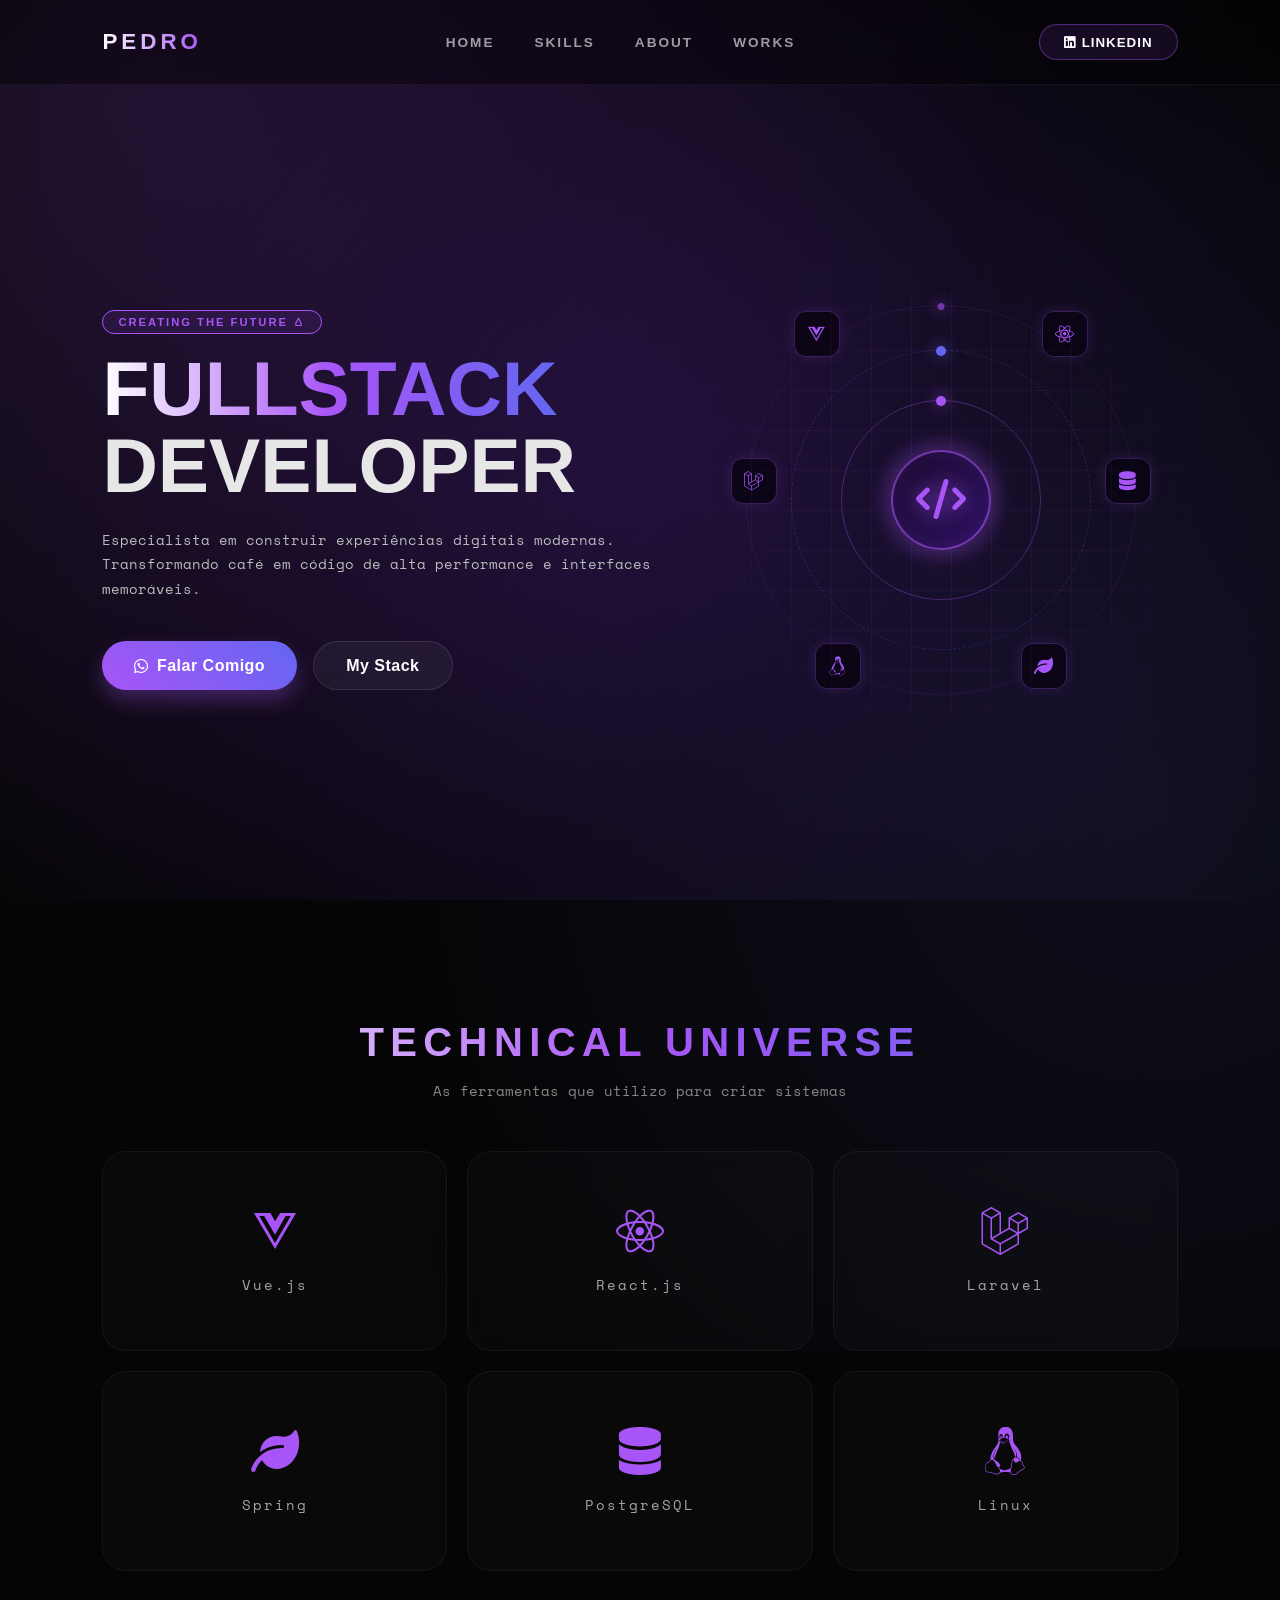
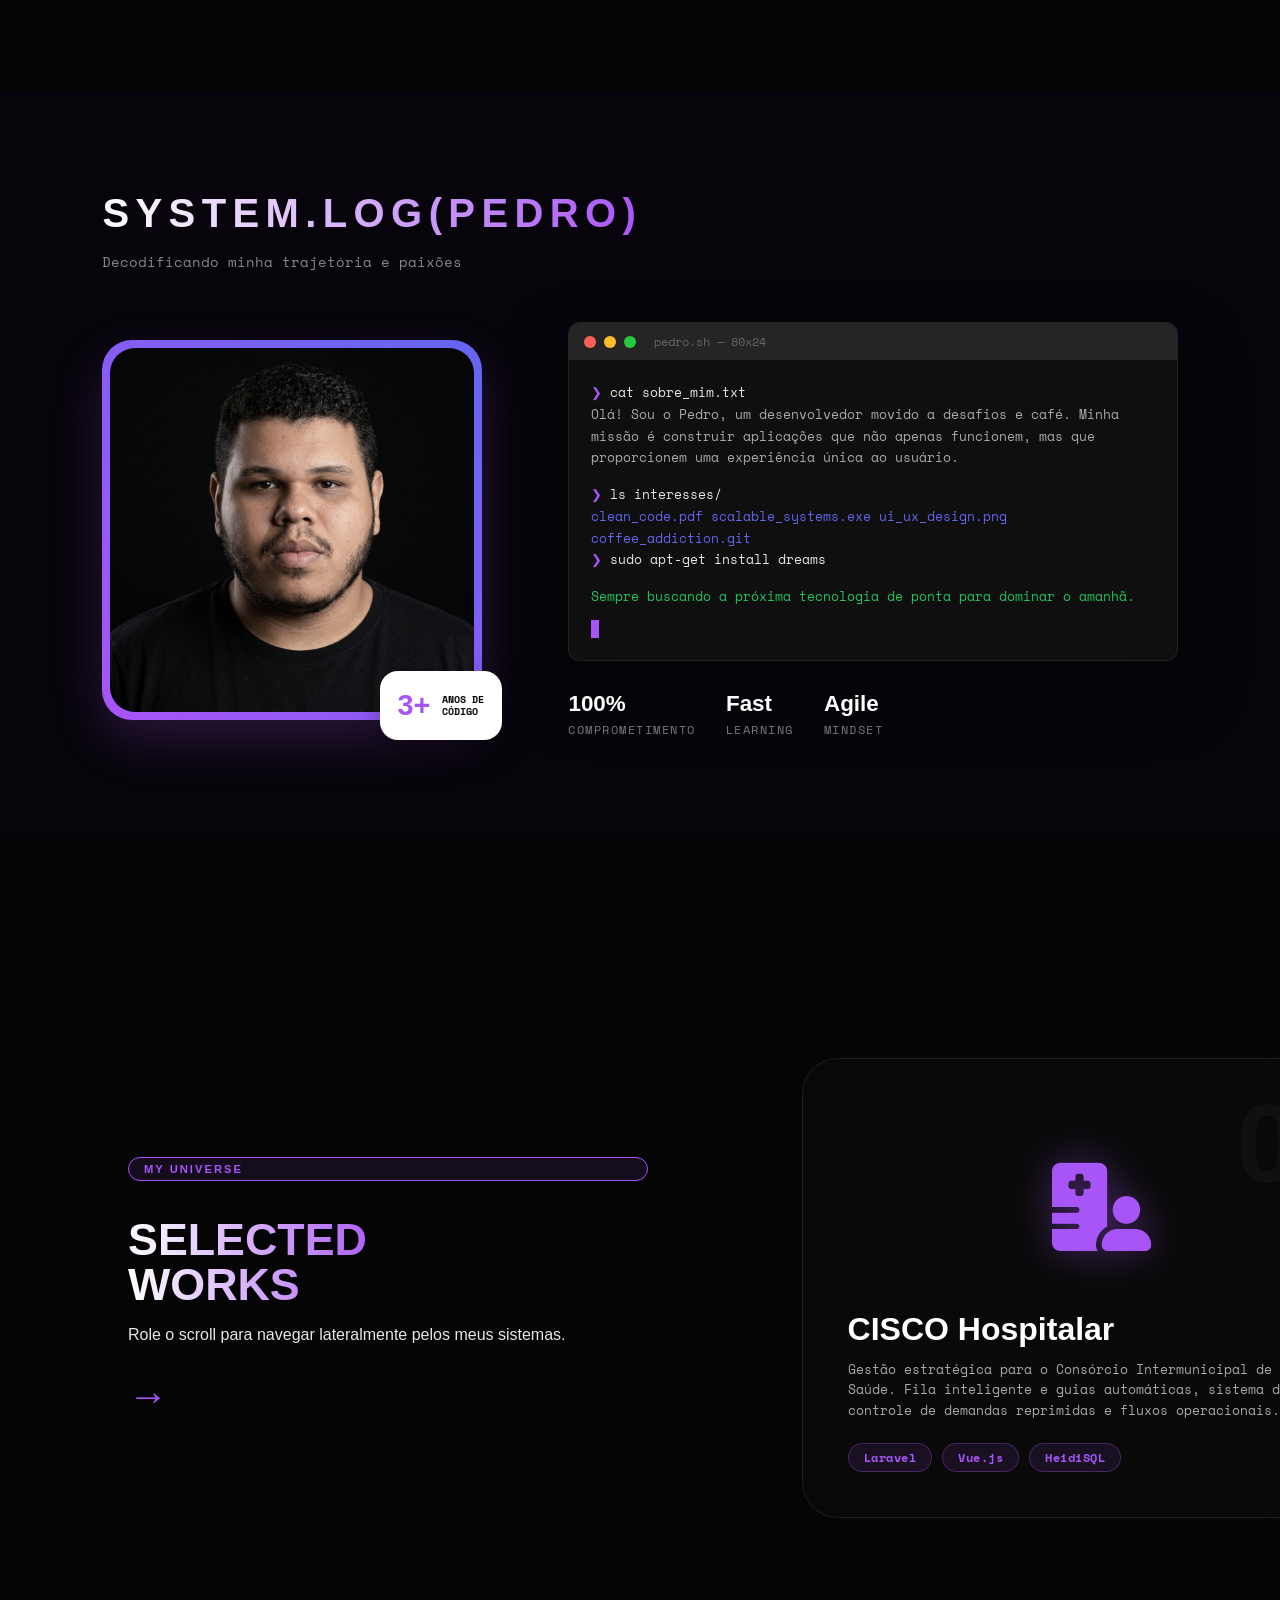
<file: index.html>
<!doctype html>
<html lang="pt-br">
  <head>
    <meta charset="UTF-8" />
    <meta name="viewport" content="width=device-width, initial-scale=1.0" />
    <title>Pedro | Fullstack Developer</title>
    <link rel="stylesheet" href="style.css" />
    <link rel="stylesheet" href="https://unpkg.com/aos@next/dist/aos.css" />
    <link
      rel="stylesheet"
      href="https://cdnjs.cloudflare.com/ajax/libs/font-awesome/6.0.0/css/all.min.css"
    />
    <link
      href="https://fonts.googleapis.com/css2?family=Space+Mono:ital,wght@0,400;0,700;1,400&family=Syne:wght@400;700;800;900&display=swap"
      rel="stylesheet"
    />
  </head>
  <body>
    <div class="gradient-bg"></div>
    <div class="overlay-noise"></div>

    <div class="container">
      <header>
        <h1 data-aos="fade-down" class="logo">PEDRO</h1>
        <nav>
          <a href="#home">HOME</a>
          <a href="#skills">SKILLS</a>
          <a href="#about">ABOUT</a>
          <a href="#projects">WORKS</a>
        </nav>
        <a
          href="https://www.linkedin.com/in/SEU_LINK_AQUI"
          target="_blank"
          class="hide-mobile"
        >
          <button class="btn-signin">
            <i class="fab fa-linkedin"></i> LINKEDIN
          </button>
        </a>
      </header>

      <main id="home">
        <div class="hero-container">
          <div class="content" data-aos="fade-right">
            <div class="tag-box">
              <div class="tag">CREATING THE FUTURE &wedbar;</div>
            </div>
            <h1><span class="gradient-text">FULLSTACK</span><br />DEVELOPER</h1>
            <p class="description">
              Especialista em construir experiências digitais modernas.
              Transformando café em código de alta performance e interfaces
              memoráveis.
            </p>
            <div class="buttons">
              <a
                href="https://wa.me/55SEUNUMEROAQUI"
                target="_blank"
                class="btn-signing-main"
              >
                <i class="fab fa-whatsapp"></i> Falar Comigo
              </a>
              <a href="#skills" class="btn-get-started">My Stack</a>
            </div>
          </div>

          <!-- SUBSTITUIÇÃO DO SPLINE: Visual nativo CSS/JS de alta performance -->
          <div class="hero-visual" data-aos="fade-left">
            <div class="visual-scene">
              <!-- Anéis orbitais -->
              <div class="orbit orbit-1">
                <div class="orbit-dot"></div>
              </div>
              <div class="orbit orbit-2">
                <div class="orbit-dot"></div>
              </div>
              <div class="orbit orbit-3">
                <div class="orbit-dot"></div>
              </div>

              <!-- Núcleo central -->
              <div class="core-wrapper">
                <div class="core-glow"></div>
                <div class="core">
                  <div class="core-inner">
                    <i class="fas fa-code"></i>
                  </div>
                </div>
              </div>

              <!-- Partículas flutuantes -->
              <div class="particle p1"><i class="fab fa-vuejs"></i></div>
              <div class="particle p2"><i class="fab fa-react"></i></div>
              <div class="particle p3"><i class="fab fa-laravel"></i></div>
              <div class="particle p4"><i class="fas fa-database"></i></div>
              <div class="particle p5"><i class="fab fa-linux"></i></div>
              <div class="particle p6"><i class="fas fa-leaf"></i></div>

              <!-- Grid de fundo -->
              <div class="grid-bg"></div>
            </div>
          </div>
        </div>
      </main>

      <section id="skills" class="skills-section">
        <div class="section-title">
          <h2 data-aos="zoom-out" class="gradient-text">TECHNICAL UNIVERSE</h2>
          <p>As ferramentas que utilizo para criar sistemas</p>
        </div>

        <div class="skills-grid">
          <div class="skill-card-fancy" data-aos="fade-up" data-aos-delay="100">
            <i class="fab fa-vuejs"></i>
            <h3>Vue.js</h3>
          </div>
          <div class="skill-card-fancy" data-aos="fade-up" data-aos-delay="200">
            <i class="fab fa-react"></i>
            <h3>React.js</h3>
          </div>
          <div class="skill-card-fancy" data-aos="fade-up" data-aos-delay="300">
            <i class="fab fa-laravel"></i>
            <h3>Laravel</h3>
          </div>
          <div class="skill-card-fancy" data-aos="fade-up" data-aos-delay="400">
            <i class="fas fa-leaf"></i>
            <h3>Spring</h3>
          </div>
          <div class="skill-card-fancy" data-aos="fade-up" data-aos-delay="500">
            <i class="fas fa-database"></i>
            <h3>PostgreSQL</h3>
          </div>
          <div class="skill-card-fancy" data-aos="fade-up" data-aos-delay="600">
            <i class="fab fa-linux"></i>
            <h3>Linux</h3>
          </div>
        </div>
      </section>

      <section id="about" class="about-section">
        <div class="section-title">
          <h2 data-aos="zoom-out" class="gradient-text">SYSTEM.LOG(PEDRO)</h2>
          <p>Decodificando minha trajetória e paixões</p>
        </div>

        <div class="about-grid">
          <div class="about-image-container" data-aos="fade-right">
            <div class="image-wrapper">
              <img src="photo.png" alt="Pedro" class="profile-img" />
              <div class="experience-badge">
                <span class="number">3+</span>
                <span class="text">ANOS DE<br />CÓDIGO</span>
              </div>
            </div>
          </div>

          <div class="about-content" data-aos="fade-left">
            <div class="terminal-window">
              <div class="terminal-header">
                <div class="dot red"></div>
                <div class="dot yellow"></div>
                <div class="dot green"></div>
                <span class="terminal-title">pedro.sh — 80x24</span>
              </div>
              <div class="terminal-body">
                <p><span class="t-purple">❯</span> cat sobre_mim.txt</p>
                <p class="t-gray">
                  Olá! Sou o Pedro, um desenvolvedor movido a desafios e café.
                  Minha missão é construir aplicações que não apenas funcionem,
                  mas que proporcionem uma experiência única ao usuário.
                </p>
                <p><span class="t-purple">❯</span> ls interesses/</p>
                <p class="t-blue">
                  clean_code.pdf scalable_systems.exe ui_ux_design.png
                  coffee_addiction.git
                </p>
                <p>
                  <span class="t-purple">❯</span> sudo apt-get install dreams
                </p>
                <p class="t-green">
                  Sempre buscando a próxima tecnologia de ponta para dominar o
                  amanhã.
                </p>
                <div class="cursor"></div>
              </div>
            </div>

            <div class="about-stats">
              <div class="stat-item">
                <h4>100%</h4>
                <p>Comprometimento</p>
              </div>
              <div class="stat-item">
                <h4>Fast</h4>
                <p>Learning</p>
              </div>
              <div class="stat-item">
                <h4>Agile</h4>
                <p>Mindset</p>
              </div>
            </div>
          </div>
        </div>
      </section>

      <section id="projects" class="projects-horizontal-wrapper">
        <div class="sticky-container">
          <div class="horizontal-scroll">
            <div class="project-intro">
              <div class="tag">MY UNIVERSE</div>
              <h2 class="gradient-text">SELECTED<br />WORKS</h2>
              <p>
                Role o scroll para navegar lateralmente pelos meus sistemas.
              </p>
              <div class="scroll-indicator">
                <div class="arrow">→</div>
              </div>
            </div>

            <div class="project-card-stellar">
              <div class="project-number">01</div>
              <div class="project-image">
                <i class="fas fa-hospital-user"></i>
              </div>
              <div class="project-info">
                <h3>CISCO Hospitalar</h3>
                <p>
                  Gestão estratégica para o Consórcio Intermunicipal de Saúde.
                  Fila inteligente e guias automáticas, sistema de controle de
                  demandas reprimidas e fluxos operacionais.
                </p>
                <div class="tech-pills">
                  <span>Laravel</span><span>Vue.js</span><span>HeidiSQL</span>
                </div>
              </div>
            </div>

            <div class="project-card-stellar">
              <div class="project-number">02</div>
              <div class="project-image">
                <i class="fas fa-microchip"></i>
              </div>
              <div class="project-info">
                <h3>Demandas FAPESQ</h3>
                <p>
                  Inovação governamental: Bolsista do programa do governo do
                  estado da Paraíba, desenvolvendo projetos de tecnologia e
                  inovação.
                </p>
                <div class="tech-pills">
                  <span>PHP</span><span>MySQL</span><span>Docker</span>
                </div>
              </div>
            </div>

            <div class="project-card-stellar">
              <div class="project-number">03</div>
              <div class="project-image">
                <i class="fas fa-truck-ramp-box"></i>
              </div>
              <div class="project-info">
                <h3>Redepharma Log</h3>
                <p>
                  Controle abrangente de centro de distribuição, dashboards de
                  produtividade e gestão de EPIs.
                </p>
                <div class="tech-pills">
                  <span>BI</span><span>Processos</span><span>Logística</span>
                </div>
              </div>
            </div>
          </div>
        </div>
      </section>
    </div>

    <script src="https://unpkg.com/aos@next/dist/aos.js"></script>
    <script>
      AOS.init({ once: true, duration: 1000 });

      // SCROLL HORIZONTAL DINÂMICO
      window.addEventListener("scroll", () => {
        const scrollSection = document.querySelector(
          ".projects-horizontal-wrapper",
        );
        const scrollContent = document.querySelector(".horizontal-scroll");

        if (scrollSection && scrollContent) {
          const sectionOffsetTop = scrollSection.offsetTop;
          const sectionHeight = scrollSection.offsetHeight;
          const windowHeight = window.innerHeight;

          let distance = window.pageYOffset - sectionOffsetTop;
          let percentage = (distance / (sectionHeight - windowHeight)) * 100;
          percentage = Math.min(100, Math.max(0, percentage));

          // Só aplica em desktop
          if (window.innerWidth > 768) {
            scrollContent.style.transform = `translateX(${-percentage * 0.78}%)`;
          }
        }
      });
    </script>
  </body>
</html>
</file>
<file: style.css>
/* --- RESET & BASE --- */
* {
  margin: 0;
  padding: 0;
  box-sizing: border-box;
  scroll-behavior: smooth;
}

body {
  font-family: "Inter", sans-serif;
  background-color: #050505;
  color: #e7e7e7;
  overflow-x: hidden;
}

/* --- FUNDO GRADIENTE ROXO --- */
.gradient-bg {
  position: fixed;
  top: 0;
  left: 0;
  width: 100vw;
  height: 100vh;
  z-index: -1;
  background: radial-gradient(circle at 50% 50%, #1a0b2e 0%, #050505 100%);
}

.gradient-bg::before {
  content: "";
  position: absolute;
  top: -50%;
  left: -50%;
  width: 200%;
  height: 200%;
  background:
    radial-gradient(
      circle at 30% 30%,
      rgba(168, 85, 247, 0.15) 0%,
      transparent 40%
    ),
    radial-gradient(
      circle at 70% 70%,
      rgba(99, 102, 241, 0.1) 0%,
      transparent 40%
    );
  animation: aurora-rotation 25s linear infinite;
}

@keyframes aurora-rotation {
  0% {
    transform: rotate(0deg);
  }
  100% {
    transform: rotate(360deg);
  }
}

.overlay-noise {
  position: fixed;
  top: 0;
  left: 0;
  width: 100%;
  height: 100%;
  background: url("https://grainy-gradients.vercel.app/noise.svg");
  opacity: 0.04;
  pointer-events: none;
  z-index: 0;
}

.container {
  position: relative;
  z-index: 10;
}

/* --- HEADER --- */
header {
  display: flex;
  justify-content: space-between;
  align-items: center;
  padding: 1.5rem 8%;
  position: fixed;
  width: 100%;
  top: 0;
  left: 0;
  z-index: 1000;
  backdrop-filter: blur(15px);
  background: rgba(0, 0, 0, 0.4);
  border-bottom: 1px solid rgba(255, 255, 255, 0.05);
}

.logo {
  font-family: "Inter", sans-serif;
  font-weight: 900;
  font-size: 1.4rem;
  letter-spacing: 4px;
  background: linear-gradient(to right, #fff, #a855f7);
  -webkit-background-clip: text;
  -webkit-text-fill-color: transparent;
}

nav {
  display: flex;
  gap: 2.5rem;
}

nav a {
  text-decoration: none;
  color: #ffffff;
  font-size: 0.85rem;
  font-weight: 700;
  letter-spacing: 2px;
  transition: 0.3s;
  opacity: 0.6;
  position: relative;
}

nav a:hover {
  opacity: 1;
  color: #a855f7;
}

nav a::after {
  content: "";
  position: absolute;
  width: 0;
  height: 2px;
  bottom: -5px;
  left: 0;
  background-color: #a855f7;
  transition: 0.3s;
}

nav a:hover::after {
  width: 100%;
}

.btn-signin {
  background: rgba(168, 85, 247, 0.1);
  border: 1px solid rgba(168, 85, 247, 0.4);
  color: white;
  padding: 0.6rem 1.5rem;
  border-radius: 50px;
  cursor: pointer;
  font-weight: 700;
  font-family: "Inter", sans-serif;
  transition: 0.4s;
  letter-spacing: 1px;
}

.btn-signin:hover {
  background: #a855f7;
  color: white;
  transform: scale(1.05);
}

/* --- HERO --- */
main {
  min-height: 100vh;
  display: flex;
  align-items: center;
  padding: 100px 8% 0;
}

.hero-container {
  display: flex;
  width: 100%;
  align-items: center;
  justify-content: space-between;
  gap: 2rem;
}

.content {
  flex: 1.2;
  max-width: 620px;
}

.content h1 {
  font-size: clamp(2.8rem, 6vw, 5.5rem);
  font-weight: 900;
  line-height: 1;
  margin-bottom: 1.5rem;
  font-family: "Inter", sans-serif;
}

.gradient-text {
  background: linear-gradient(to right, #fff, #a855f7, #6366f1);
  -webkit-background-clip: text;
  -webkit-text-fill-color: transparent;
}

.tag {
  display: inline-block;
  padding: 5px 15px;
  border: 1px solid #a855f7;
  border-radius: 20px;
  font-size: 0.7rem;
  color: #a855f7;
  background: rgba(168, 85, 247, 0.1);
  letter-spacing: 2px;
  margin-bottom: 1rem;
  font-weight: 700;
}

.description {
  font-size: 1rem;
  color: #bbb;
  line-height: 1.7;
  margin-bottom: 2.5rem;
  font-family: "Space Mono", monospace;
  font-size: 0.9rem;
}

.buttons {
  display: flex;
  gap: 1rem;
  flex-wrap: wrap;
}

/* --- BOTÕES --- */
.btn-signing-main {
  text-decoration: none;
  background: linear-gradient(45deg, #a855f7, #6366f1);
  color: white;
  padding: 0.9rem 2rem;
  border-radius: 50px;
  font-weight: 700;
  display: inline-flex;
  align-items: center;
  gap: 8px;
  position: relative;
  transition: all 0.4s cubic-bezier(0.175, 0.885, 0.32, 1.275);
  box-shadow: 0 10px 20px rgba(168, 85, 247, 0.3);
  overflow: hidden;
  font-family: "Inter", sans-serif;
  letter-spacing: 0.5px;
}

.btn-signing-main:hover {
  transform: translateY(-5px) scale(1.05);
  box-shadow: 0 15px 30px rgba(168, 85, 247, 0.6);
}

.btn-signing-main::after {
  content: "";
  position: absolute;
  top: -50%;
  left: -60%;
  width: 20%;
  height: 200%;
  background: rgba(255, 255, 255, 0.2);
  transform: rotate(45deg);
  transition: all 0.5s;
  opacity: 0;
}

.btn-signing-main:hover::after {
  left: 120%;
  opacity: 1;
}

.btn-get-started {
  text-decoration: none;
  border: 1px solid rgba(255, 255, 255, 0.1);
  padding: 0.9rem 2rem;
  border-radius: 50px;
  color: #fff;
  background: rgba(255, 255, 255, 0.05);
  backdrop-filter: blur(10px);
  font-weight: 700;
  display: inline-flex;
  align-items: center;
  transition: all 0.3s ease;
  font-family: "Inter", sans-serif;
  letter-spacing: 0.5px;
}

.btn-get-started:hover {
  background: rgba(255, 255, 255, 0.15);
  border-color: #a855f7;
  color: #a855f7;
  box-shadow: 0 0 20px rgba(168, 85, 247, 0.2);
  transform: translateY(-3px);
}

/* =============================================
   HERO VISUAL — SUBSTITUI O SPLINE
   ============================================= */
.hero-visual {
  flex: 1;
  display: flex;
  align-items: center;
  justify-content: center;
  height: 580px;
  max-width: 550px;
}

.visual-scene {
  position: relative;
  width: 420px;
  height: 420px;
  display: flex;
  align-items: center;
  justify-content: center;
}

/* Grid de perspectiva no fundo */
.grid-bg {
  position: absolute;
  inset: -60px;
  background-image:
    linear-gradient(rgba(168, 85, 247, 0.07) 1px, transparent 1px),
    linear-gradient(90deg, rgba(168, 85, 247, 0.07) 1px, transparent 1px);
  background-size: 40px 40px;
  border-radius: 50%;
  mask-image: radial-gradient(circle, black 40%, transparent 75%);
  -webkit-mask-image: radial-gradient(circle, black 40%, transparent 75%);
  animation: grid-pulse 4s ease-in-out infinite;
}

@keyframes grid-pulse {
  0%,
  100% {
    opacity: 0.5;
  }
  50% {
    opacity: 1;
  }
}

/* Anéis orbitais */
.orbit {
  position: absolute;
  border-radius: 50%;
  border: 1px solid rgba(168, 85, 247, 0.2);
  animation: orbit-spin linear infinite;
}

.orbit-1 {
  width: 200px;
  height: 200px;
  animation-duration: 8s;
  border-color: rgba(168, 85, 247, 0.35);
}

.orbit-2 {
  width: 300px;
  height: 300px;
  animation-duration: 14s;
  animation-direction: reverse;
  border-color: rgba(99, 102, 241, 0.25);
  border-style: dashed;
}

.orbit-3 {
  width: 390px;
  height: 390px;
  animation-duration: 20s;
  border-color: rgba(168, 85, 247, 0.1);
}

@keyframes orbit-spin {
  from {
    transform: rotate(0deg);
  }
  to {
    transform: rotate(360deg);
  }
}

/* Dots nos anéis */
.orbit-dot {
  width: 10px;
  height: 10px;
  background: #a855f7;
  border-radius: 50%;
  position: absolute;
  top: -5px;
  left: 50%;
  transform: translateX(-50%);
  box-shadow: 0 0 15px rgba(168, 85, 247, 0.8);
}

.orbit-2 .orbit-dot {
  background: #6366f1;
  box-shadow: 0 0 15px rgba(99, 102, 241, 0.8);
}

.orbit-3 .orbit-dot {
  width: 7px;
  height: 7px;
  top: -3.5px;
  background: rgba(168, 85, 247, 0.6);
}

/* Núcleo central */
.core-wrapper {
  position: relative;
  z-index: 10;
}

.core-glow {
  position: absolute;
  inset: -20px;
  border-radius: 50%;
  background: radial-gradient(
    circle,
    rgba(168, 85, 247, 0.4) 0%,
    transparent 70%
  );
  animation: glow-pulse 3s ease-in-out infinite;
}

@keyframes glow-pulse {
  0%,
  100% {
    transform: scale(1);
    opacity: 0.6;
  }
  50% {
    transform: scale(1.2);
    opacity: 1;
  }
}

.core {
  width: 100px;
  height: 100px;
  border-radius: 50%;
  background: linear-gradient(135deg, #1a0b2e, #2d1060);
  border: 2px solid rgba(168, 85, 247, 0.6);
  display: flex;
  align-items: center;
  justify-content: center;
  position: relative;
  animation: core-float 6s ease-in-out infinite;
  box-shadow:
    0 0 30px rgba(168, 85, 247, 0.3),
    inset 0 0 20px rgba(168, 85, 247, 0.1);
}

@keyframes core-float {
  0%,
  100% {
    transform: translateY(0) rotate(0deg);
  }
  33% {
    transform: translateY(-12px) rotate(5deg);
  }
  66% {
    transform: translateY(6px) rotate(-3deg);
  }
}

.core-inner {
  font-size: 2.5rem;
  color: #a855f7;
  text-shadow: 0 0 20px rgba(168, 85, 247, 0.8);
}

/* Partículas com ícones flutuando */
.particle {
  position: absolute;
  width: 46px;
  height: 46px;
  background: rgba(10, 5, 20, 0.9);
  border: 1px solid rgba(168, 85, 247, 0.3);
  border-radius: 12px;
  display: flex;
  align-items: center;
  justify-content: center;
  font-size: 1.2rem;
  color: #a855f7;
  backdrop-filter: blur(10px);
  box-shadow: 0 0 15px rgba(168, 85, 247, 0.15);
  transition: 0.3s;
}

.particle:hover {
  border-color: #a855f7;
  box-shadow: 0 0 25px rgba(168, 85, 247, 0.5);
  transform: scale(1.2) !important;
  z-index: 20;
}

.p1 {
  top: 5%;
  left: 15%;
  animation: float-p 7s ease-in-out infinite 0s;
}
.p2 {
  top: 5%;
  right: 15%;
  animation: float-p 6s ease-in-out infinite 1s;
}
.p3 {
  top: 40%;
  left: 0%;
  animation: float-p 8s ease-in-out infinite 0.5s;
}
.p4 {
  top: 40%;
  right: 0%;
  animation: float-p 5s ease-in-out infinite 1.5s;
}
.p5 {
  bottom: 5%;
  left: 20%;
  animation: float-p 9s ease-in-out infinite 2s;
}
.p6 {
  bottom: 5%;
  right: 20%;
  animation: float-p 7s ease-in-out infinite 0.8s;
}

@keyframes float-p {
  0%,
  100% {
    transform: translateY(0px);
  }
  50% {
    transform: translateY(-14px);
  }
}

/* --- SKILLS SECTION --- */
.skills-section {
  padding: 120px 8%;
  text-align: center;
}

.section-title h2 {
  font-size: clamp(1.8rem, 4vw, 2.5rem);
  letter-spacing: 0.4rem;
  margin-bottom: 1rem;
  background: linear-gradient(to right, #fff, #a855f7, #6366f1);
  -webkit-background-clip: text;
  -webkit-text-fill-color: transparent;
  text-transform: uppercase;
  font-family: "Inter", sans-serif;
  font-weight: 900;
}

.section-title p {
  color: #888;
  margin-bottom: 3rem;
  font-family: "Space Mono", monospace;
  font-size: 0.85rem;
}

.skills-grid {
  display: grid;
  grid-template-columns: repeat(3, 1fr);
  gap: 20px;
  margin-top: 50px;
}

.skill-card-fancy {
  position: relative;
  height: 200px;
  border-radius: 24px;
  background: rgba(255, 255, 255, 0.02);
  border: 1px solid rgba(255, 255, 255, 0.05);
  display: flex;
  flex-direction: column;
  justify-content: center;
  align-items: center;
  transition: 0.5s cubic-bezier(0.175, 0.885, 0.32, 1.275);
  backdrop-filter: blur(10px);
  overflow: hidden;
}

.skill-card-fancy i {
  font-size: 3rem;
  margin-bottom: 1.2rem;
  transition: 0.5s;
  color: #a855f7;
}

.skill-card-fancy h3 {
  font-weight: 400;
  letter-spacing: 2px;
  opacity: 0.7;
  font-family: "Space Mono", monospace;
  font-size: 0.85rem;
}

.skill-card-fancy:hover {
  transform: translateY(-15px);
  border-color: #a855f7;
  background: rgba(168, 85, 247, 0.05);
}

.skill-card-fancy:hover i {
  transform: scale(1.2);
  text-shadow: 0 0 20px rgba(168, 85, 247, 0.5);
}

/* --- ABOUT SECTION --- */
.about-section {
  padding: 100px 8%;
  background: rgba(10, 5, 20, 0.4);
}

.about-grid {
  display: grid;
  grid-template-columns: 1fr 1.5fr;
  gap: 60px;
  align-items: center;
  margin-top: 50px;
}

.image-wrapper {
  position: relative;
  width: 100%;
  max-width: 380px;
  border-radius: 30px;
  padding: 8px;
  background: linear-gradient(45deg, #a855f7, #6366f1);
  box-shadow: 0 20px 50px rgba(168, 85, 247, 0.2);
}

.profile-img {
  width: 100%;
  border-radius: 25px;
  filter: grayscale(30%);
  transition: 0.5s;
  display: block;
}

.image-wrapper:hover .profile-img {
  filter: grayscale(0%);
  transform: scale(1.02);
}

.experience-badge {
  position: absolute;
  bottom: -20px;
  right: -20px;
  background: #fff;
  color: #050505;
  padding: 18px;
  border-radius: 18px;
  display: flex;
  align-items: center;
  gap: 12px;
  animation: float 3s ease-in-out infinite;
  z-index: 2;
  box-shadow: 0 10px 30px rgba(0, 0, 0, 0.3);
}

.experience-badge .number {
  font-size: 1.8rem;
  font-weight: 900;
  color: #a855f7;
  font-family: "Inter", sans-serif;
}

.experience-badge .text {
  font-size: 0.65rem;
  font-weight: 700;
  line-height: 1.2;
  font-family: "Space Mono", monospace;
}

/* Terminal */
.terminal-window {
  background: #0f0f0f;
  border-radius: 12px;
  box-shadow: 0 30px 60px rgba(0, 0, 0, 0.5);
  overflow: hidden;
  border: 1px solid rgba(255, 255, 255, 0.08);
}

.terminal-header {
  background: #252525;
  padding: 10px 15px;
  display: flex;
  align-items: center;
  gap: 8px;
}

.dot {
  width: 12px;
  height: 12px;
  border-radius: 50%;
}
.red {
  background: #ff5f56;
}
.yellow {
  background: #ffbd2e;
}
.green {
  background: #27c93f;
}

.terminal-title {
  margin-left: 10px;
  font-size: 0.75rem;
  color: #666;
  font-family: "Space Mono", monospace;
}

.terminal-body {
  padding: 22px;
  font-family: "Space Mono", monospace;
  font-size: 0.8rem;
  line-height: 1.7;
  min-height: 260px;
  text-align: left;
}

.t-purple {
  color: #a855f7;
}
.t-gray {
  color: #aaa;
  display: block;
  margin-bottom: 15px;
}
.t-blue {
  color: #6366f1;
}
.t-green {
  color: #22c55e;
  display: block;
  margin-top: 15px;
}

.cursor {
  width: 8px;
  height: 18px;
  background: #a855f7;
  display: inline-block;
  animation: blink 1s infinite;
  vertical-align: middle;
  margin-top: 12px;
}

.about-stats {
  display: flex;
  gap: 30px;
  margin-top: 30px;
}

.stat-item h4 {
  font-size: 1.4rem;
  color: #fff;
  margin-bottom: 4px;
  font-family: "Inter", sans-serif;
  font-weight: 900;
}

.stat-item p {
  font-size: 0.72rem;
  color: #777;
  text-transform: uppercase;
  letter-spacing: 1.5px;
  font-family: "Space Mono", monospace;
}

/* --- PROJECTS SECTION --- */
.projects-horizontal-wrapper {
  height: 400vh;
  position: relative;
}

.sticky-container {
  position: sticky;
  top: 0;
  height: 100vh;
  width: 100%;
  overflow: hidden;
  display: flex;
  align-items: center;
}

.horizontal-scroll {
  display: flex;
  padding: 0 10%;
  gap: 12vw;
  will-change: transform;
}

.project-intro {
  min-width: 520px;
  display: flex;
  flex-direction: column;
  justify-content: center;
}

.project-intro h2 {
  font-size: clamp(2rem, 3.5vw, 3.8rem);
  line-height: 1;
  margin: 20px 0;
  text-transform: uppercase;
  font-family: "Inter", sans-serif;
  font-weight: 800;
  white-space: nowrap;
}

.scroll-indicator {
  margin-top: 30px;
  font-size: 2.5rem;
  color: #a855f7;
  animation: moveArrow 2s infinite;
}

@keyframes moveArrow {
  0%,
  100% {
    transform: translateX(0);
    opacity: 0.5;
  }
  50% {
    transform: translateX(20px);
    opacity: 1;
  }
}

.project-card-stellar {
  min-width: 600px;
  height: 460px;
  background: rgba(255, 255, 255, 0.02);
  border: 1px solid rgba(255, 255, 255, 0.08);
  border-radius: 36px;
  position: relative;
  padding: 45px;
  display: flex;
  flex-direction: column;
  justify-content: flex-end;
  transition: 0.6s cubic-bezier(0.23, 1, 0.32, 1);
  overflow: hidden;
  backdrop-filter: blur(10px);
}

.project-card-stellar:hover {
  transform: translateY(-20px) scale(1.02);
  border-color: #a855f7;
  box-shadow: 0 30px 60px rgba(168, 85, 247, 0.2);
}

.project-number {
  position: absolute;
  top: 20px;
  right: 40px;
  font-size: 7rem;
  font-weight: 900;
  color: rgba(255, 255, 255, 0.03);
  pointer-events: none;
  font-family: "Inter", sans-serif;
}

.project-image {
  flex: 1;
  display: flex;
  align-items: center;
  justify-content: center;
  font-size: 5.5rem;
  color: #a855f7;
  filter: drop-shadow(0 0 20px rgba(168, 85, 247, 0.4));
}

.project-info h3 {
  font-size: 2rem;
  margin-bottom: 12px;
  color: #fff;
  font-family: "Inter", sans-serif;
  font-weight: 800;
}

.project-info p {
  color: #aaa;
  line-height: 1.6;
  margin-bottom: 22px;
  max-width: 90%;
  font-family: "Space Mono", monospace;
  font-size: 0.8rem;
}

.tech-pills {
  display: flex;
  gap: 10px;
  flex-wrap: wrap;
}

.tech-pills span {
  padding: 5px 15px;
  background: rgba(168, 85, 247, 0.1);
  border: 1px solid rgba(168, 85, 247, 0.3);
  border-radius: 50px;
  font-size: 0.72rem;
  color: #a855f7;
  font-weight: 700;
  font-family: "Space Mono", monospace;
  letter-spacing: 0.5px;
}

/* --- KEYFRAMES GLOBAIS --- */
@keyframes float {
  0%,
  100% {
    transform: translateY(0);
  }
  50% {
    transform: translateY(-10px);
  }
}

@keyframes blink {
  50% {
    opacity: 0;
  }
}

/* =============================================
   RESPONSIVIDADE COMPLETA
   ============================================= */

/* TABLET GRANDE */
@media (max-width: 1100px) {
  .hero-container {
    gap: 1.5rem;
  }
  .visual-scene {
    width: 340px;
    height: 340px;
  }
  .orbit-3 {
    width: 320px;
    height: 320px;
  }
  .orbit-2 {
    width: 250px;
    height: 250px;
  }
  .orbit-1 {
    width: 170px;
    height: 170px;
  }
  .project-intro {
    min-width: 360px;
  }
  .project-intro h2 {
    font-size: 3rem;
  }
  .project-card-stellar {
    min-width: 520px;
  }
}

/* TABLET */
@media (max-width: 900px) {
  header {
    padding: 1.2rem 5%;
  }

  main {
    padding: 100px 5% 60px;
    min-height: auto;
  }

  .hero-container {
    flex-direction: column;
    text-align: center;
    gap: 3rem;
    padding-top: 20px;
  }

  .content {
    max-width: 100%;
    order: 1;
  }

  .buttons {
    justify-content: center;
  }

  .hero-visual {
    order: 2;
    width: 100%;
    height: 380px;
    max-width: 100%;
  }

  .visual-scene {
    width: 320px;
    height: 320px;
  }

  .orbit-3 {
    width: 300px;
    height: 300px;
  }
  .orbit-2 {
    width: 220px;
    height: 220px;
  }
  .orbit-1 {
    width: 150px;
    height: 150px;
  }

  .skills-grid {
    grid-template-columns: repeat(3, 1fr);
    gap: 15px;
  }

  .about-grid {
    grid-template-columns: 1fr;
    gap: 40px;
  }

  .about-image-container {
    display: flex;
    justify-content: center;
  }

  .about-content {
    width: 100%;
  }

  .about-stats {
    justify-content: center;
  }
}

/* MOBILE */
@media (max-width: 768px) {
  nav,
  .hide-mobile {
    display: none;
  }

  header {
    justify-content: center;
    padding: 1rem 5%;
  }

  main {
    padding: 90px 5% 40px;
  }

  .hero-container {
    gap: 2.5rem;
  }

  .content h1 {
    font-size: 2.6rem;
  }

  .section-title h2 {
    font-size: clamp(1.2rem, 5vw, 1.8rem);
    letter-spacing: 0.1rem;
  }

  .description {
    font-size: 0.8rem;
  }

  .hero-visual {
    height: 320px;
  }

  .visual-scene {
    width: 280px;
    height: 280px;
  }

  .orbit-3 {
    width: 265px;
    height: 265px;
  }
  .orbit-2 {
    width: 195px;
    height: 195px;
  }
  .orbit-1 {
    width: 135px;
    height: 135px;
  }

  .core {
    width: 80px;
    height: 80px;
  }
  .core-inner {
    font-size: 2rem;
  }

  .particle {
    width: 38px;
    height: 38px;
    font-size: 1rem;
  }

  .skills-section {
    padding: 80px 5%;
  }

  .skills-grid {
    grid-template-columns: repeat(2, 1fr);
    gap: 12px;
  }

  .skill-card-fancy {
    height: 150px;
  }

  .skill-card-fancy i {
    font-size: 2.2rem;
    margin-bottom: 0.8rem;
  }

  .about-section {
    padding: 80px 5%;
  }

  .about-stats {
    flex-wrap: wrap;
    gap: 20px;
  }

  .stat-item {
    text-align: center;
  }

  /* Projects mobile: vira vertical */
  .projects-horizontal-wrapper {
    height: auto;
  }

  .sticky-container {
    position: relative;
    height: auto;
    padding: 80px 5%;
    overflow: visible;
  }

  .horizontal-scroll {
    flex-direction: column;
    gap: 40px;
    padding: 0;
    transform: none !important;
    overflow: visible;
  }

  .project-card-stellar {
    min-width: 100%;
    height: auto;
    min-height: 380px;
    padding: 30px;
  }

  .project-intro {
    min-width: 100%;
    text-align: center;
    align-items: center;
  }

  .project-intro h2 {
    font-size: 2.4rem;
    white-space: normal;
  }

  .project-info h3 {
    font-size: 1.6rem;
  }
}

/* MOBILE PEQUENO */
@media (max-width: 400px) {
  .content h1 {
    font-size: 2.1rem;
  }

  .skills-grid {
    grid-template-columns: 1fr 1fr;
  }

  .experience-badge {
    right: -5px;
    bottom: -15px;
    padding: 12px;
  }

  .experience-badge .number {
    font-size: 1.5rem;
  }

  .visual-scene {
    width: 250px;
    height: 250px;
  }

  .orbit-3 {
    width: 240px;
    height: 240px;
  }
  .orbit-2 {
    width: 175px;
    height: 175px;
  }
  .orbit-1 {
    width: 120px;
    height: 120px;
  }
}
</file>
